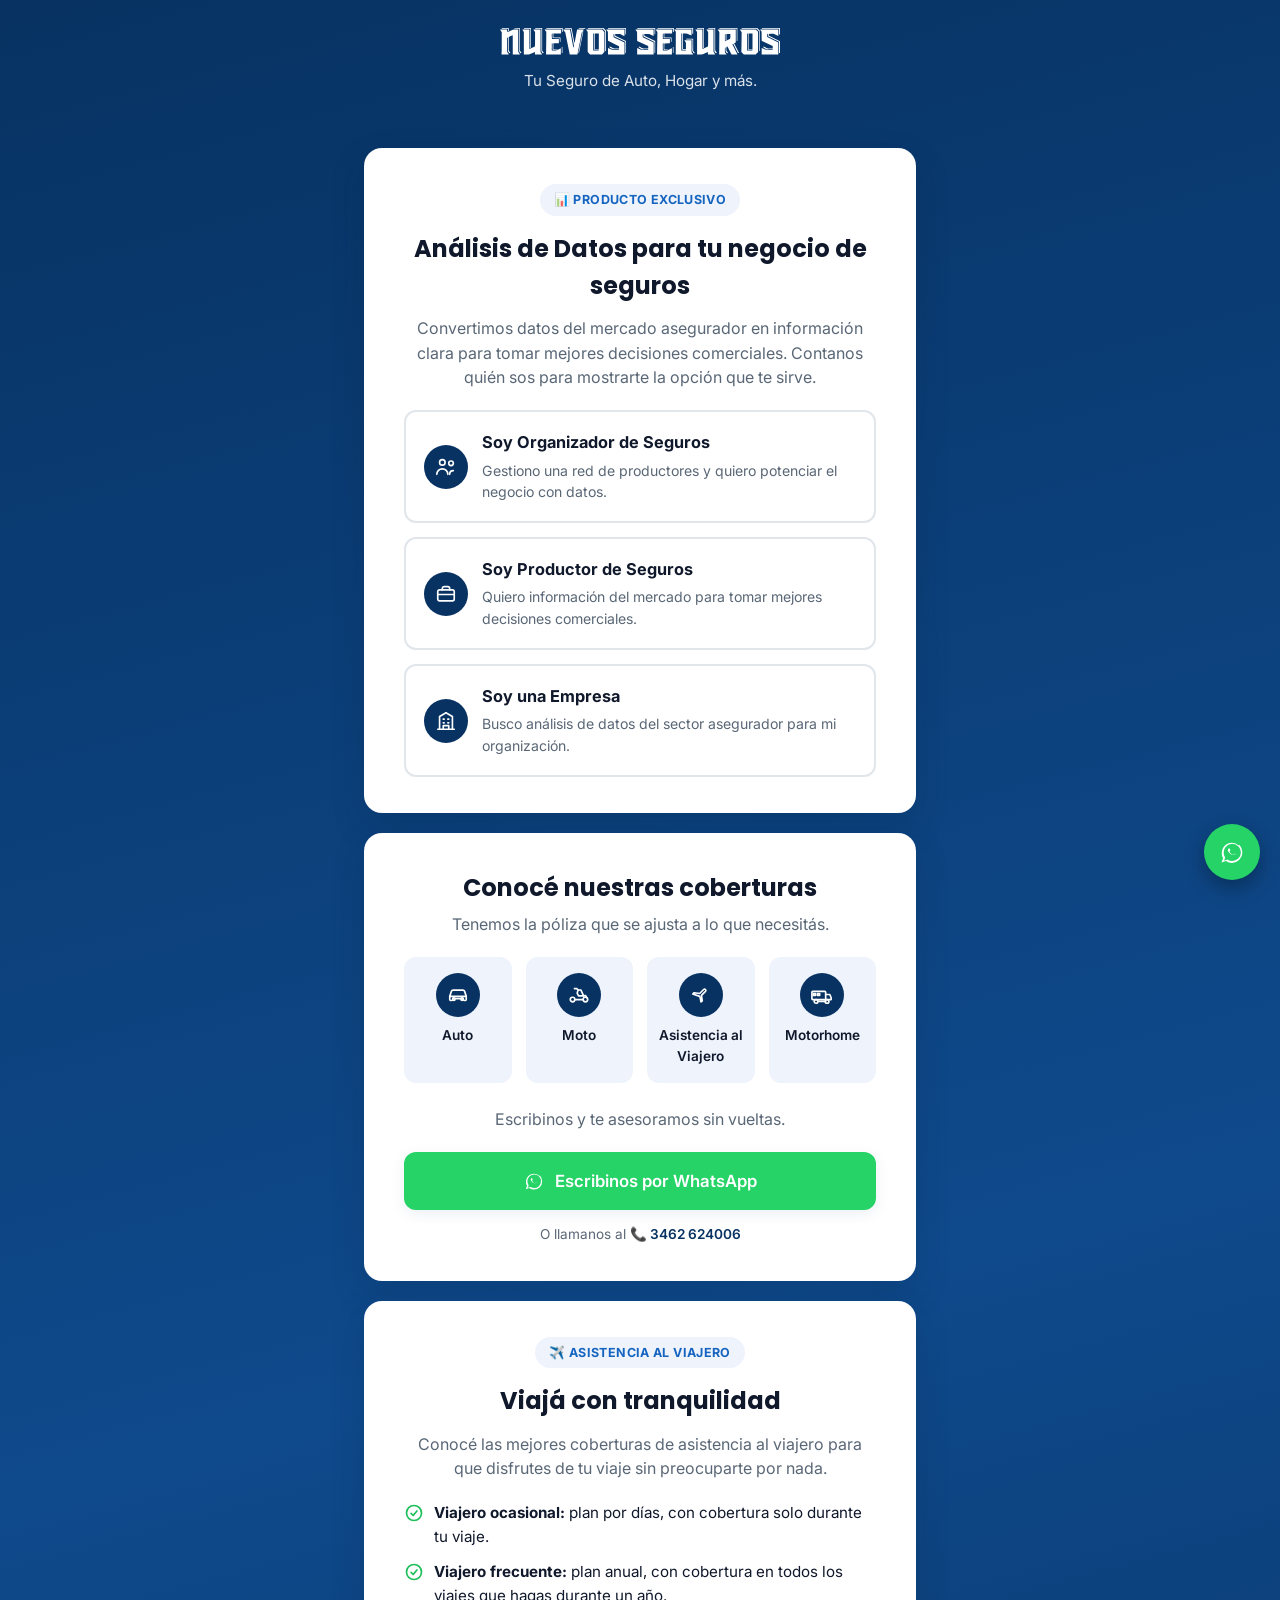
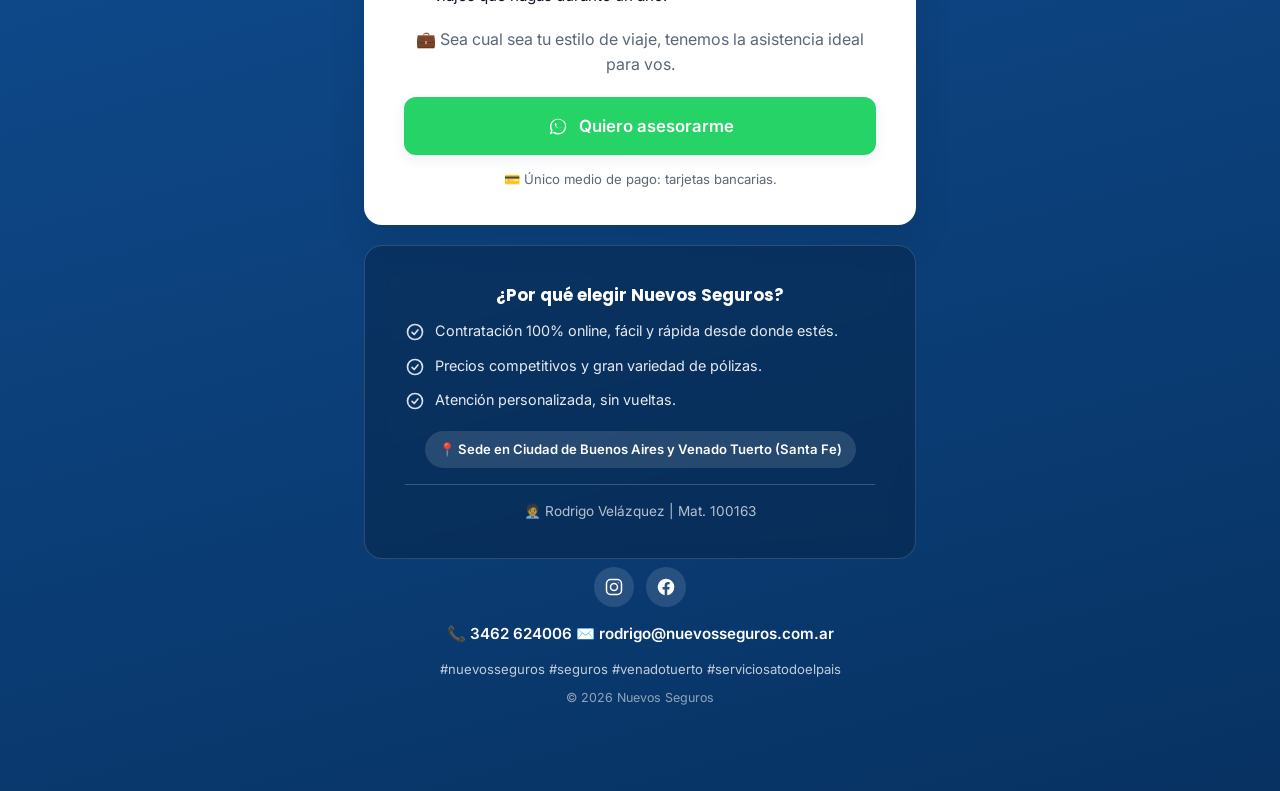
<file: index.html>
<!DOCTYPE html>
<html lang="es-AR">
<head>
  <meta charset="UTF-8" />
  <meta name="viewport" content="width=device-width, initial-scale=1.0" />
  <title>Nuevos Seguros | Seguros de Auto, Hogar y más</title>
  <meta name="description" content="Nuevos Seguros - Seguros de auto, hogar, viaje, electrónica y comercio. Escribinos por WhatsApp y te asesoramos sin vueltas." />
  <meta property="og:type" content="website" />
  <meta property="og:title" content="Nuevos Seguros | Seguros de Auto, Hogar y más" />
  <meta property="og:description" content="Seguros de auto, hogar, viaje, electrónica y comercio. Escribinos por WhatsApp y te asesoramos sin vueltas." />
  <meta property="og:url" content="https://nuevosseguros.com.ar" />
  <meta property="og:image" content="https://nuevosseguros.com.ar/assets/img/logoNuevosSeguros.svg" />
  <link rel="preconnect" href="https://fonts.googleapis.com" />
  <link rel="preconnect" href="https://fonts.gstatic.com" crossorigin />
  <link href="https://fonts.googleapis.com/css2?family=Poppins:wght@600;700&family=Inter:wght@400;500;600;700&display=swap" rel="stylesheet" />
  <link rel="stylesheet" href="style.css" />
</head>
<body>
  <div class="container">

    <header class="page-header">
      <div class="logo" role="img" aria-label="Nuevos Seguros"><svg id="Layer_2" data-name="Layer 2" xmlns="http://www.w3.org/2000/svg" viewBox="0 0 1151.37 109.44" aria-hidden="true"><g id="Layer_1-2" data-name="Layer 1"><g><path d="M934.65,76.42c-5.08-3.38-3.22,14.91-3.11,16.99l6.56,9.49c-1.06.49-4.9.78-5.66-.3l-4.64-6.57-.17-15.78-1.3-.22c-.46-.08-1.46,1.52-1.45,2.08l.1,17.58,6.49,8.99-30.17.03.41-48.9.36-43.86c-2.71-3.14-4.71-5.29-7.24-9.72l74.8-.11-.03,53.42-6.77,3.03,20.23,39.79c-.62.56-2.73,1.19-3.55.9s-1.54-1.55-2.13-2.69l-17.19-33.55c-.43-.85-1.78-2.08-2.56-1.99-.91.11-1.97,2.28-1.54,3.14l20.6,40.53-24.48.03-15.78-30.57c-.28-.54-1.27-1.41-1.77-1.75ZM931.41,25.13l-.27,20.86c-.01.89,1,2.45,1.54,3.2l-4.89,1.75-.15-24.52c0-.61-1.28-1.72-1.64-1.5s-1.14,1.21-1.14,2.03l.22,27.48,21.71-10.1-1.02-2.21c-.18-.39,1.5-1.62,1.53-2.12.26-4.04.22-10.35-.07-14.81l-15.81-.07Z"/><path d="M1002.66,108.87l-10.16-10.04.25-8.34.68-45.46.27-28.21c-2.71-3.52-4.65-5.93-7.43-10.56l65.37-.12,9.61,9.74v83.88s-9.34,9.08-9.34,9.08l-49.24.04ZM1036.71,89.91l-17.33-.26-.05-65.25c0-1.27-1.83-2.09-2.28-1.72-.33.27-1.2,1.31-1.2,1.75l.07,67.99,21.14.14c.59,0,1.4-1.38,1.48-1.76s-1.22-.9-1.83-.91ZM1038.37,87.21l.04-64.48-16.21.18v62.12c-.01,1.27,2.57,2.4,3.73,2.38l12.44-.2Z"/><path d="M1144.46,59.69l.22,49.11h-68.48s-.14-26.96-.14-26.96c6.82,1.91,11.66,7.01,18.56,8.1,8.08,1.27,17.81.23,26.22.51.67.02.86-2.44.43-2.96l-23.83-.43c-2.19-.04-13.47-5.89-14.19-6.68-.59-.65-.25-3.25.19-3.89,22.21,9.73,11.81,8.33,38.2,8.07l-.12-10.29-45.49-21.5-.2-37.08-6.52-9.42,56.96-.26c3.05-.01,6.18-.45,9.15-.21,3.19.27,5.64.26,9.21.13v27.38c-22.14-10.08-12.38-9.27-38.59-9.05-.68,2.69-.76,5.78.44,7.84l44.85,22.04.06,48.72c-1.24.23-2.79.21-3.9-.11l-.11-45.99-43.94-21.53c-.65-2.58-.7-5.03-.56-8.05l-1.17-2.9c-.27-.68-2.79.81-2.78,1.62l.11,11.47,45.45,22.31Z"/><path d="M631.88,108.75l-67.87.07v-26.82c6.74,2.06,11.36,6.93,18.01,7.95,7.81,1.2,17.51.24,25.19.53.82.03,2.19-.8,2.5-1.24.39-.54-1.49-1.88-2.21-1.88-7.45-.02-15.04.16-22.46-.26-2.26-.13-13.2-5.7-14.1-6.75-.6-.7-.15-3.44.35-3.94,21.99,10.15,12.27,8.28,38.2,8.15.21-3.39.22-6.57-.02-10.02l-13.69-6.55-31.69-14.88-.49-36.91-6.79-9.96,74.9-.18-.07,26.93-18.1-8.66-19.91-.09-.04,7.69,44.55,21.91v48.14c0,.55-.93,1.34-1.27,1.51s-1.5-.97-1.5-1.5l-.1-44.9-45.25-22.44-.61-8.14-.09-1.78c-.02-.45-1.3-.52-1.71-.35s-.88,1.19-.88,1.68l.11,11.59,44.94,22.05.1,49.03Z"/><path d="M878.03,6.12l.03,91.21c2.01,3.84,4.3,6.99,7.15,11.29l-29.94.14-.44-9.85c-26.9,10.7-11.92,10.18-44.41,9.88l-.08-91.95-7.2-10.66,29.38-.02.16,80.14,22.43-10.71c-.62-1.75.74-3.89.74-5.36l.17-53.81-7.41-10.15,29.42-.17Z"/><path d="M764.72,60.33l-6.64-9.5,29.55-.19.05,48.98c2.58,2.96,4.28,4.67,6.84,9.08l-71.75.11.13-65.48.17-27.46-7.19-9.68,71.62-.05.19,24.72-18.18-7.64c-4.92-2.07-11.3-.13-16.98-.4l.03,64c4.62.52,7.96.54,12.08.27l.09-26.75ZM763.13,89.98l-13.73-.36-.06-66.2c0-.89-3.54-.66-3.54.22l.02,68.85,18.44.07.33-2.14c.04-.25-.92-.43-1.46-.45Z"/><path d="M698.81,63.02l-22.83.24-.28,21.2c-.01,1.06,1.92,2.83,3.09,2.84l14.32.07c-1.11.85-3.56,2.43-4.97,2.43h-15.06s-.13-25.46-.13-25.46c0-.85-1.85-1.56-2.28-1.15s-1.27,1.77-1.26,2.55l.23,26.66c23.78,1.24,17.42-.71,37.36-9.19l-.11,25.61h-60.7s.76-73.03.76-73.03l.42-19.14-7.39-10.38,68.01-.12-.2,16.6-31.92.08.04,16.13,29.52.18.03,16.1c0,.43-.39,1.56-.52,1.87-.19.46-2.07-.46-2.09-1.07l-.4-14.09-29.37-.3-.12-17.71c0-.64-1.21-1.39-1.62-1.33-.55.08-1.82,1.22-1.82,1.79l-.06,17.85c0,1.42,1.7,3.03,2.94,3.03l26.24-.03.18,17.82Z"/><path d="M1065.11,95.22V14.04s-10.58-11.27-10.58-11.27h-59.14c-1.21-.01-2.44-1.45-2.23-2.66l64.81-.04,9.91,10.14v81.87c0,1.53-.74,2.86-2.77,3.14Z"/><path d="M886.78,102.97c-1.44-1.57-3.43-4.55-4.9-6.77l-.06-93.34-23.69-.1c-1.12,0-2.89-1.7-2.58-2.65l29.34.05.03,91.85c1.85,3.91,4.62,7.32,7.04,10.81-.47.35-4.41.97-5.17.15Z"/><path d="M973.52,54.39l-.14-51.59-69.65-.04c-1.05,0-2.28-1.46-2.28-2.64l74.73-.03.08,51.51c-.15,1.43-.89,2.38-2.74,2.8Z"/><path d="M1147.53,24.54l-.31-21.73-68.91-.09c-.83,0-1.92-.65-2.23-.79-.27-.12.26-1.84,1.02-1.84,21.99,0,50.04,0,73.86,0l.37,26.17-2.5.48c-.52.1-1.29-1.55-1.3-2.21Z"/><path d="M836.07,82.3l-.04-79.39-23.35-.18c-1.24,0-2.43-1.1-2.84-2.6l28.99-.03.04,77.77c0,.87.85,2.77.39,3.33s-2.2,1.08-3.19,1.09Z"/><path d="M794.18,100.84c-2.7-3.29-3.68-6.26-3.5-10.3l.61-14.04c.43-9.93.29-19.19.18-29.43l-24.89-.12c-.79,0-1.91-1.95-1.28-2.47l29.02-.06.02,49.04,7.05,8.95c-2.61,2.16-5.22.84-7.2-1.57Z"/><path d="M790.78,21.22l-.2-18.43-65.45-.05c-.6,0-1.84-1-1.98-1.51s1.19-1.15,1.88-1.15l69.22.02.09,24.64c-2.14.44-3.54-1.51-3.56-3.52Z"/><path d="M635.44,25.72l-.2-22.91-69.24-.05c-.39,0-1.86-.26-1.9-.55-.05-.43-.05-.7-.03-2.1h74.02s.06,25.74.06,25.74c0,.92-2.71.61-2.71-.13Z"/><path d="M711.02,14.53l-.23-11.72-61.79-.06c-1.15,0-2.52-1.56-2.24-2.65l68.02.08-.02,15.02c0,.44-1.47,1.5-1.85,1.32-.51-.25-1.89-1.41-1.9-1.99Z"/><path d="M710.93,102.4l-.25-21.02-.11-3.17c-.02-.69,2.59-.7,2.83-.05l.04,24.29c0,.64-2.49.72-2.5-.05Z"/></g><g><path d="M419.61,108.85l-49.33-.04-9.76-9.93V15.81s-6.83-9.64-6.83-9.64l66.04-.04,9.41,10.23v82.86s-9.53,9.62-9.53,9.62ZM405.01,89.93l-17.75-.17-.09-66.34c0-.95-3.77-.84-3.77.17v68.87s21.85.22,21.85.22l1.04-.74c.23-.16-.86-2.01-1.28-2.01ZM406.39,87.01l-.03-64.21h-16.33s0,64.09,0,64.09c5.83.53,10.78.54,16.35.12Z"/><path d="M36,92.64l6.95,10.11c-.49.4-4.44,1.11-5.21.09l-4.73-6.31-.05-57.3c-1.66-.54-3.75,1.29-3.75,3.1l-.02,55.78,7.27,10.67-30.24.06c-.31-6.63.64-12.1.66-18.29l.2-73.26L0,6.39l29.04-.15.38,9.23c2.99,2.34,16.37-7.05,23.43-8.63,6.97-1.56,14.26-.12,22.01-.55l.02,91.25c1.77,3.84,4.38,6.89,7.25,11.2l-29.72.14-.14-79.57c-6.39,2.36-10.89,4.64-16.18,7.71l-.09,55.62Z"/><path d="M512.02,108.76l-67.93.06v-26.83c6.69,2.13,11.42,6.78,18,7.91,7.98,1.38,17.21.2,25.41.63.55.03,1.96-.85,2.29-1.29.4-.54-1.43-1.85-2.31-1.86l-21.78-.23c-2.44-.03-13.68-5.59-14.69-6.81-.59-.71-.16-3.41.32-3.89,22.26,10.02,11.69,8.26,38.08,8.14.43-3.25.49-6.66.05-10.01-5.65-3.03-11.23-5.43-16.94-8.13l-28.42-13.5-.53-37.58c-2.64-3.04-4.63-5.58-6.59-9.16l70.77-.11c1.13,0,4.2-.71,4.19.84l-.14,25.87c-23.38-9.97-10.98-8.48-38.07-8.58l-.07,7.67,44.57,21.93v48.05c0,.7-.97,1.48-1.31,1.63s-1.48-.97-1.48-1.6l-.12-44.89-45.15-22.3-.19-8.51c-.02-.71-1.12-1.96-1.68-2.04s-1.56,1.31-1.55,2.03l.19,11.39,44.93,22.11.11,49.07Z"/><path d="M97.95,16.06l-6.5-9.84,29.24-.11.15,80.25,22.5-10.77c-.17-2.9.68-5.75.69-8.52l.12-50.96-7.43-9.74,24.6-.42,5.2-.09.02,92.4,6.95,10.46-29.85.09-.3-10-21.37,9.26c-6.87,2.97-15.25.13-23.97.7l-.04-92.7Z"/><path d="M339.98,14.76c-4.11,2.84-4.73,7.59-5.54,12.53l-16.3,81.4-31.29.06-18.43-90.46-9.42-12.1,28.82-.03,13.46,72.55c.12.62.22,1.33.25,1.61-.07-.57,4.38,2.4,1.31-14.02l-11.84-63.38-22.68-.25c-.37,0-1.55-.58-1.87-.71s.43-1.83.95-1.83l26.34-.07c1.65,3.67,1.89,6.84,2.56,10.48l9.51,51.24c1.62-3.06,1.98-5.98,2.6-9.33l8.56-46.19h28.28s-5.7,8.79-5.7,8.79l3.12-1.54-18.15,90.32c-3.8-2.56-1.28-5.93-.68-8.93l14.62-72.94,1.53-7.22Z"/><path d="M219.64,63.19l-.28,21.24c-.01.91,1.63,2.8,2.59,2.81l14.17.07c-.81.8-3.04,2.49-4.23,2.49l-15.53-.08-.08-25.27c0-.76-1.49-1.77-1.85-1.49-.48.38-1.72,1.55-1.7,2.22l.29,10.41c.16,5.97-.97,11.25.35,16.97,23.81.61,16.32-.33,36.76-9.38l.03,25.6h-60.61s.48-52.06.48-52.06l.3-41.26c-2.96-3-4.96-5.24-7.04-9.24l67.85-.19.12,16.62-31.75.13-.03,16.12,29.07.17.07,16.06c0,.56-.38,1.63-.5,1.95-.18.48-2.11-.49-2.13-1.04l-.37-14.18-29.17-.26-.2-17.79c0-.58-1.39-1.38-1.81-1.26-3.07.87-1.61,10.78-1.35,14.8l.51,7.77,28.36.1.19,17.84-22.5.11Z"/><path d="M432.24,96.29l.23-5,.06-77.05c-3.14-4.22-6.51-7.74-10.62-11.45h-59.02c-1.18-.01-2.42-1.52-2.18-2.66l64.85-.05,10.32,10.35-.03,82.34c0,1.1-2.24,2.84-3.61,3.53Z"/><path d="M176.05,103.34c-1.72.11-4.98-5.67-5.82-7.7l-.11-92.74-23.97-.22c-.77,0-1.94-.99-2.21-1.44s1.23-1.21,1.84-1.2l27.43.14v92.52s6.98,10.14,6.98,10.14c-.84.15-2.89.42-4.14.5Z"/><path d="M83.2,102.82l-4.36-6.14-.05-93.62-23.36-.57C57.61.57,60.01-.03,62.67,0l18.9.24.02,92.49,7.06,9.97c-.65.61-4.72,1.17-5.45.13Z"/><path d="M124.62,81.76l-.03-78.79-24.36-.29c-.73,0-2.04-1.5-2.25-2.55l29.37-.04.05,78.57.11,2.18c.03.55-1.14.76-2.89.91Z"/><path d="M515.51,24.77l-.36-21.97-69.66-.05c-.58,0-2.01-1.22-1.78-1.52s1.22-1.15,1.74-1.15l72.65.04.2,25.37c0,.55-1.17,1.62-1.44,1.39-.38-.33-1.35-1.58-1.36-2.1Z"/><path d="M254.71,14.62l-.33-11.79-62.32-.09c-.97,0-2.34-1.56-2.29-2.63h68.12s.15,14.03.15,14.03c0,.67-.84,1.99-1.32,2.35s-2-1.13-2.02-1.86Z"/><path d="M36.93,11.58l-3.74,1.87-.39-10.54-24.16-.18c-.93,0-2.35-1.68-2.28-2.58l29.12-.06c1.62,4.17-.64,6.5,1.45,11.49Z"/><path d="M347.79,2.92l-24.78-.33c.47-1.47,1.76-2.53,2.96-2.53l25.99.07c-.32,2.61-2.09,2.82-4.17,2.79Z"/><path d="M253.93,101.28l.11-23.2c1.39-.42,1.72-.52,1.96-.57s.68,1.16.68,1.44l.07,22.48c0,.64-1.06,2.3-1.55,2.02s-1.28-1.38-1.27-2.17Z"/></g></g></svg></div>
      <p class="header-tagline">Tu Seguro de Auto, Hogar y más.</p>
    </header>

    <!-- Análisis de Datos -->
    <section class="block">
      <span class="eyebrow">📊 Producto exclusivo</span>
      <h2>Análisis de Datos para tu negocio de seguros</h2>
      <p>
        Convertimos datos del mercado asegurador en información clara para
        tomar mejores decisiones comerciales. Contanos quién sos para
        mostrarte la opción que te sirve.
      </p>

      <div class="card-options">
        <a
          class="card-option"
          href="https://wa.me/5493462624006?text=Hola%2C%20soy%20organizador%20de%20seguros%20y%20quiero%20conocer%20el%20producto%20de%20an%C3%A1lisis%20de%20datos."
          target="_blank"
          rel="noopener noreferrer"
          style="color: inherit; text-decoration: none;"
        >
          <div class="card-option-icon">
            <svg viewBox="0 0 24 24" fill="none" stroke="currentColor" stroke-width="1.8" stroke-linecap="round" stroke-linejoin="round"><circle cx="8" cy="7" r="3"/><path d="M2 20c0-3.3 2.7-6 6-6s6 2.7 6 6"/><circle cx="17.5" cy="8" r="2.5"/><path d="M16 20c0-2.5 1.5-4 4-4"/></svg>
          </div>
          <div class="card-option-text">
            <div class="card-option-title">Soy Organizador de Seguros</div>
            <p class="card-option-desc">Gestiono una red de productores y quiero potenciar el negocio con datos.</p>
          </div>
        </a>

        <a
          class="card-option"
          href="https://wa.me/5493462624006?text=Hola%2C%20soy%20productor%20de%20seguros%20y%20quiero%20conocer%20el%20producto%20de%20an%C3%A1lisis%20de%20datos."
          target="_blank"
          rel="noopener noreferrer"
          style="color: inherit; text-decoration: none;"
        >
          <div class="card-option-icon">
            <svg viewBox="0 0 24 24" fill="none" stroke="currentColor" stroke-width="1.8" stroke-linecap="round" stroke-linejoin="round"><rect x="3" y="7.5" width="18" height="12" rx="2"/><path d="M8 7.5V6a2 2 0 0 1 2-2h4a2 2 0 0 1 2 2v1.5"/><path d="M3 12.5h18"/></svg>
          </div>
          <div class="card-option-text">
            <div class="card-option-title">Soy Productor de Seguros</div>
            <p class="card-option-desc">Quiero información del mercado para tomar mejores decisiones comerciales.</p>
          </div>
        </a>

        <a
          class="card-option"
          href="https://wa.me/5493462624006?text=Hola%2C%20represento%20a%20una%20empresa%20y%20quiero%20conocer%20el%20producto%20de%20an%C3%A1lisis%20de%20datos."
          target="_blank"
          rel="noopener noreferrer"
          style="color: inherit; text-decoration: none;"
        >
          <div class="card-option-icon">
            <svg viewBox="0 0 24 24" fill="none" stroke="currentColor" stroke-width="1.8" stroke-linecap="round" stroke-linejoin="round"><path d="M3 21h18"/><path d="M5 21V7l7-4 7 4v14"/><path d="M9 21v-4h6v4"/><path d="M9 10h1M14 10h1M9 14h1M14 14h1"/></svg>
          </div>
          <div class="card-option-text">
            <div class="card-option-title">Soy una Empresa</div>
            <p class="card-option-desc">Busco análisis de datos del sector asegurador para mi organización.</p>
          </div>
        </a>
      </div>
    </section>

    <!-- Coberturas -->
    <section class="block">
      <div class="section-title">
        <h2>Conocé nuestras coberturas</h2>
        <p>Tenemos la póliza que se ajusta a lo que necesitás.</p>
      </div>

      <div class="icon-grid">
        <div class="icon-card">
          <div class="icon-circle">
            <svg viewBox="0 0 24 24" fill="none" stroke="currentColor" stroke-width="1.8" stroke-linecap="round" stroke-linejoin="round"><path d="M3 13.5 4.8 8a2 2 0 0 1 1.9-1.4h10.6A2 2 0 0 1 19.2 8L21 13.5"/><path d="M3 13.5h18v3.5a1 1 0 0 1-1 1h-1.2a1 1 0 0 1-1-1V16H6.2v1a1 1 0 0 1-1 1H4a1 1 0 0 1-1-1Z"/><circle cx="7.5" cy="16.5" r="1.3"/><circle cx="16.5" cy="16.5" r="1.3"/></svg>
          </div>
          <span class="icon-card-label">Auto</span>
        </div>
        <div class="icon-card">
          <div class="icon-circle">
            <svg viewBox="0 0 24 24" fill="none" stroke="currentColor" stroke-width="1.8" stroke-linecap="round" stroke-linejoin="round"><circle cx="5" cy="17" r="2.5"/><circle cx="19" cy="17" r="2.5"/><path d="M7.5 17h9"/><path d="M11 6.5h3l3 6.5h-5.5L10 10l1-3.5Z"/><path d="M11 6.5 9.5 5H7"/><path d="M17 13l2-.5 1.5 2.5"/></svg>
          </div>
          <span class="icon-card-label">Moto</span>
        </div>
        <div class="icon-card">
          <div class="icon-circle">
            <svg viewBox="0 0 24 24" fill="none" stroke="currentColor" stroke-width="1.8" stroke-linecap="round" stroke-linejoin="round"><path d="M10.5 13.5 3 11l1.5-1.5 6 .9 4.4-4.4a1.4 1.4 0 0 1 2 2l-4.4 4.4.9 6L12 19.5l-1-5"/></svg>
          </div>
          <span class="icon-card-label">Asistencia al Viajero</span>
        </div>
        <div class="icon-card">
          <div class="icon-circle">
            <svg viewBox="0 0 24 24" fill="none" stroke="currentColor" stroke-width="1.8" stroke-linecap="round" stroke-linejoin="round"><rect x="1" y="8" width="15" height="9" rx="1"/><path d="M16 11.5h4.5L22 15v2H16"/><circle cx="5.5" cy="19" r="2"/><circle cx="17.5" cy="19" r="2"/><path d="M7.5 19h8.5"/><rect x="2.5" y="10.5" width="2.5" height="2" rx="0.3"/><rect x="7" y="10.5" width="2.5" height="2" rx="0.3"/></svg>
          </div>
          <span class="icon-card-label">Motorhome</span>
        </div>
      </div>

      <p style="margin-top: 24px;">Escribinos y te asesoramos sin vueltas.</p>
      <a
        class="btn btn-whatsapp"
        href="https://wa.me/5493462624006"
        target="_blank"
        rel="noopener noreferrer"
      >
        <svg class="btn-icon" viewBox="0 0 24 24" fill="currentColor" aria-hidden="true">
          <path d="M17.6 6.32A8.86 8.86 0 0 0 12.05 4a8.87 8.87 0 0 0-7.69 13.27L3 21l3.85-1.31a8.86 8.86 0 0 0 5.2 1.66h.01a8.86 8.86 0 0 0 8.84-8.87 8.8 8.8 0 0 0-2.3-6.16ZM12.06 19.7h-.01a7.36 7.36 0 0 1-3.75-1.03l-.27-.16-2.79.95.94-2.71-.18-.28a7.35 7.35 0 0 1-1.13-3.91 7.36 7.36 0 1 1 14.71.04 7.37 7.37 0 0 1-7.32 7.1Zm4.03-5.52c-.22-.11-1.3-.64-1.5-.72-.2-.07-.35-.11-.5.11-.15.22-.57.72-.7.87-.13.15-.26.16-.48.05-.22-.11-.94-.35-1.79-1.11-.66-.59-1.1-1.32-1.23-1.54-.13-.22-.01-.34.1-.45.1-.1.22-.26.33-.39.11-.13.15-.22.22-.37.07-.15.04-.28-.03-.39-.07-.11-.32-.78-.45-1.07-.12-.28-.24-.24-.34-.25h-.29c-.1 0-.27.04-.41.18-.15.15-.56.55-.56 1.34 0 .79.57 1.55.65 1.66.07.11 1.02 1.56 2.47 2.13 1.45.57 1.45.38 1.71.36.26-.02.84-.34.96-.67.12-.33.12-.61.08-.67-.04-.06-.14-.1-.34-.18Z"/>
        </svg>
        Escribinos por WhatsApp
      </a>
      <p style="margin: 14px 0 0; font-size: 0.85rem;">O llamanos al <a href="tel:+5493462624006" style="color: var(--color-navy); font-weight: 600; text-decoration: none;">📞 3462 624006</a></p>
    </section>

    <!-- Asistencia al viajero -->
    <section class="block">
      <span class="eyebrow">✈️ Asistencia al viajero</span>
      <h2>Viajá con tranquilidad</h2>
      <p>
        Conocé las mejores coberturas de asistencia al viajero para que disfrutes
        de tu viaje sin preocuparte por nada.
      </p>

      <ul class="bullet-list">
        <li class="bullet-item">
          <svg class="check-icon" viewBox="0 0 24 24" fill="none" stroke="currentColor" stroke-width="2" stroke-linecap="round" stroke-linejoin="round"><circle cx="12" cy="12" r="9"/><path d="M8.5 12.5 11 15l4.5-5.5"/></svg>
          <span><strong>Viajero ocasional:</strong> plan por días, con cobertura solo durante tu viaje.</span>
        </li>
        <li class="bullet-item">
          <svg class="check-icon" viewBox="0 0 24 24" fill="none" stroke="currentColor" stroke-width="2" stroke-linecap="round" stroke-linejoin="round"><circle cx="12" cy="12" r="9"/><path d="M8.5 12.5 11 15l4.5-5.5"/></svg>
          <span><strong>Viajero frecuente:</strong> plan anual, con cobertura en todos los viajes que hagas durante un año.</span>
        </li>
      </ul>

      <p>💼 Sea cual sea tu estilo de viaje, tenemos la asistencia ideal para vos.</p>

      <a
        class="btn btn-whatsapp"
        href="https://wa.me/5493462624006?text=Hola%2C%20quiero%20conocer%20las%20coberturas%20de%20asistencia%20al%20viajero"
        target="_blank"
        rel="noopener noreferrer"
      >
        <svg class="btn-icon" viewBox="0 0 24 24" fill="currentColor" aria-hidden="true">
          <path d="M17.6 6.32A8.86 8.86 0 0 0 12.05 4a8.87 8.87 0 0 0-7.69 13.27L3 21l3.85-1.31a8.86 8.86 0 0 0 5.2 1.66h.01a8.86 8.86 0 0 0 8.84-8.87 8.8 8.8 0 0 0-2.3-6.16ZM12.06 19.7h-.01a7.36 7.36 0 0 1-3.75-1.03l-.27-.16-2.79.95.94-2.71-.18-.28a7.35 7.35 0 0 1-1.13-3.91 7.36 7.36 0 1 1 14.71.04 7.37 7.37 0 0 1-7.32 7.1Zm4.03-5.52c-.22-.11-1.3-.64-1.5-.72-.2-.07-.35-.11-.5.11-.15.22-.57.72-.7.87-.13.15-.26.16-.48.05-.22-.11-.94-.35-1.79-1.11-.66-.59-1.1-1.32-1.23-1.54-.13-.22-.01-.34.1-.45.1-.1.22-.26.33-.39.11-.13.15-.22.22-.37.07-.15.04-.28-.03-.39-.07-.11-.32-.78-.45-1.07-.12-.28-.24-.24-.34-.25h-.29c-.1 0-.27.04-.41.18-.15.15-.56.55-.56 1.34 0 .79.57 1.55.65 1.66.07.11 1.02 1.56 2.47 2.13 1.45.57 1.45.38 1.71.36.26-.02.84-.34.96-.67.12-.33.12-.61.08-.67-.04-.06-.14-.1-.34-.18Z"/>
        </svg>
        Quiero asesorarme
      </a>
      <p style="margin: 14px 0 0; font-size: 0.82rem;">💳 Único medio de pago: tarjetas bancarias.</p>
    </section>

    <!-- Por qué elegirnos -->
    <section class="block block-muted">
      <h2>¿Por qué elegir Nuevos Seguros?</h2>

      <ul class="bullet-list">
        <li class="bullet-item">
          <svg class="check-icon" viewBox="0 0 24 24" fill="none" stroke="currentColor" stroke-width="2" stroke-linecap="round" stroke-linejoin="round"><circle cx="12" cy="12" r="9"/><path d="M8.5 12.5 11 15l4.5-5.5"/></svg>
          <span>Contratación 100% online, fácil y rápida desde donde estés.</span>
        </li>
        <li class="bullet-item">
          <svg class="check-icon" viewBox="0 0 24 24" fill="none" stroke="currentColor" stroke-width="2" stroke-linecap="round" stroke-linejoin="round"><circle cx="12" cy="12" r="9"/><path d="M8.5 12.5 11 15l4.5-5.5"/></svg>
          <span>Precios competitivos y gran variedad de pólizas.</span>
        </li>
        <li class="bullet-item">
          <svg class="check-icon" viewBox="0 0 24 24" fill="none" stroke="currentColor" stroke-width="2" stroke-linecap="round" stroke-linejoin="round"><circle cx="12" cy="12" r="9"/><path d="M8.5 12.5 11 15l4.5-5.5"/></svg>
          <span>Atención personalizada, sin vueltas.</span>
        </li>
      </ul>

      <div class="chip-row">
        <span class="chip">📍 Sede en Ciudad de Buenos Aires y Venado Tuerto (Santa Fe)</span>
      </div>

      <div class="trust-badge">
        🧑‍💼 Rodrigo Velázquez | Mat. 100163
      </div>
    </section>

    <footer class="footer">
      <div class="social-row">
        <a class="social-link" href="https://www.instagram.com/nuevosseguros.ar" target="_blank" rel="noopener noreferrer" aria-label="Instagram">
          <svg viewBox="0 0 24 24" fill="none" stroke="currentColor" stroke-width="1.8" stroke-linecap="round" stroke-linejoin="round"><rect x="3" y="3" width="18" height="18" rx="5"/><circle cx="12" cy="12" r="4.2"/><circle cx="17.2" cy="6.8" r="0.6" fill="currentColor" stroke="none"/></svg>
        </a>
        <a class="social-link" href="https://www.facebook.com/nuevosseguros" target="_blank" rel="noopener noreferrer" aria-label="Facebook">
          <svg viewBox="0 0 24 24" fill="currentColor" aria-hidden="true"><path d="M22 12a10 10 0 1 0-11.6 9.9v-7H7.9V12h2.5V9.8c0-2.5 1.5-3.9 3.8-3.9 1.1 0 2.2.2 2.2.2v2.5h-1.3c-1.2 0-1.6.8-1.6 1.6V12h2.8l-.4 2.9h-2.4v7A10 10 0 0 0 22 12Z"/></svg>
        </a>
      </div>
      <a class="footer-phone" href="tel:+5493462624006">📞 3462 624006</a>
      <a class="footer-phone" href="mailto:rodrigo@nuevosseguros.com.ar">✉️ rodrigo@nuevosseguros.com.ar</a>
      <p class="footer-hashtags">#nuevosseguros #seguros #venadotuerto #serviciosatodoelpais</p>
      <p class="footer-copy">© 2026 Nuevos Seguros</p>
    </footer>

  </div>

  <a
    class="floating-whatsapp"
    href="https://wa.me/5493462624006"
    target="_blank"
    rel="noopener noreferrer"
    aria-label="Escribinos por WhatsApp"
  >
    <svg viewBox="0 0 24 24" fill="currentColor" aria-hidden="true">
      <path d="M17.6 6.32A8.86 8.86 0 0 0 12.05 4a8.87 8.87 0 0 0-7.69 13.27L3 21l3.85-1.31a8.86 8.86 0 0 0 5.2 1.66h.01a8.86 8.86 0 0 0 8.84-8.87 8.8 8.8 0 0 0-2.3-6.16ZM12.06 19.7h-.01a7.36 7.36 0 0 1-3.75-1.03l-.27-.16-2.79.95.94-2.71-.18-.28a7.35 7.35 0 0 1-1.13-3.91 7.36 7.36 0 1 1 14.71.04 7.37 7.37 0 0 1-7.32 7.1Zm4.03-5.52c-.22-.11-1.3-.64-1.5-.72-.2-.07-.35-.11-.5.11-.15.22-.57.72-.7.87-.13.15-.26.16-.48.05-.22-.11-.94-.35-1.79-1.11-.66-.59-1.1-1.32-1.23-1.54-.13-.22-.01-.34.1-.45.1-.1.22-.26.33-.39.11-.13.15-.22.22-.37.07-.15.04-.28-.03-.39-.07-.11-.32-.78-.45-1.07-.12-.28-.24-.24-.34-.25h-.29c-.1 0-.27.04-.41.18-.15.15-.56.55-.56 1.34 0 .79.57 1.55.65 1.66.07.11 1.02 1.56 2.47 2.13 1.45.57 1.45.38 1.71.36.26-.02.84-.34.96-.67.12-.33.12-.61.08-.67-.04-.06-.14-.1-.34-.18Z"/>
    </svg>
  </a>

</body>
</html>
</file>
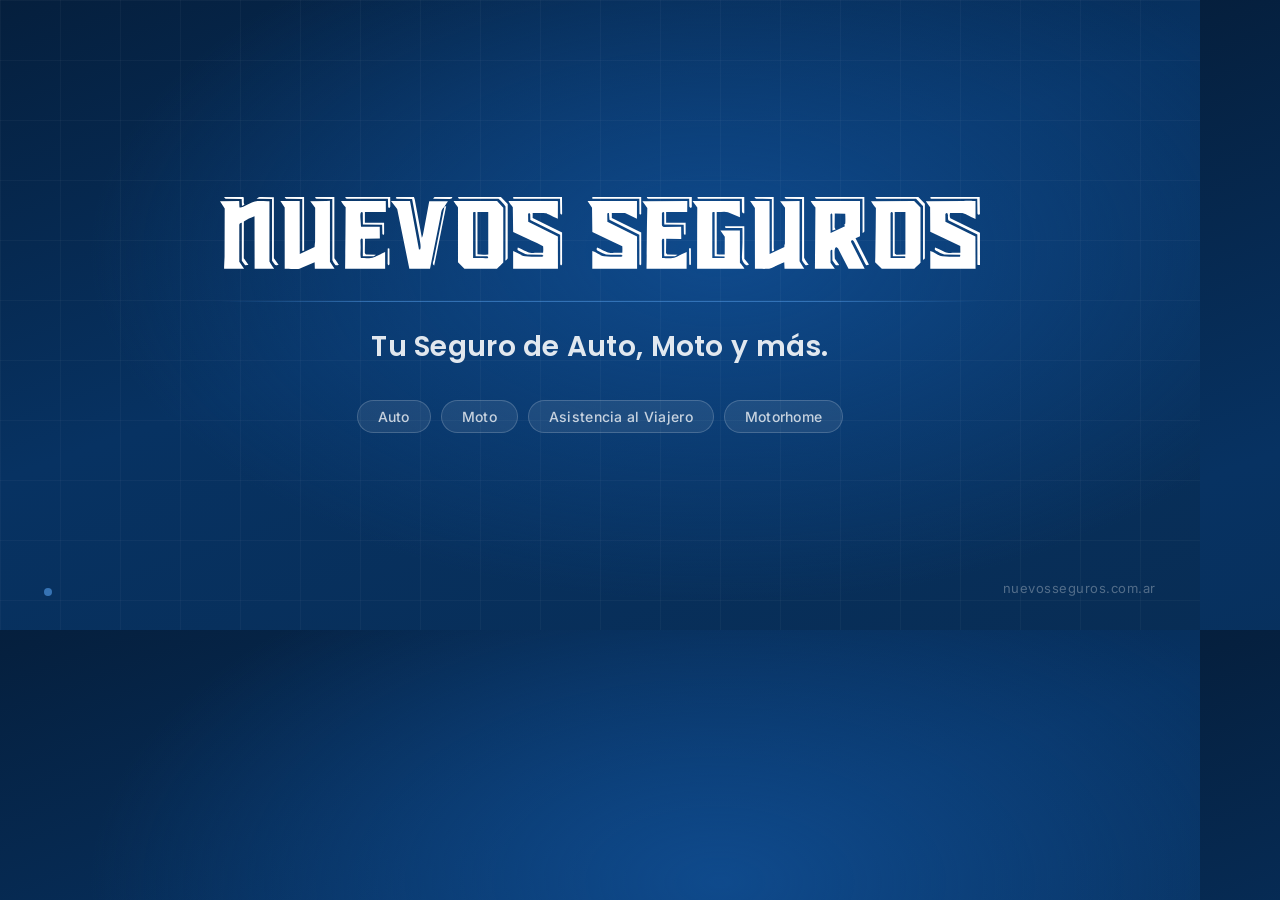
<file: og-image-source.html>
<!DOCTYPE html>
<html lang="es">
<head>
  <meta charset="UTF-8" />
  <link href="https://fonts.googleapis.com/css2?family=Poppins:wght@600&family=Inter:wght@400;500&display=swap" rel="stylesheet" />
  <style>
    *, *::before, *::after { box-sizing: border-box; margin: 0; padding: 0; }

    html, body {
      width: 1200px;
      height: 630px;
      overflow: hidden;
    }

    body {
      background: #073262;
      background-image:
        radial-gradient(ellipse 900px 500px at 60% 40%, #0f4a8c 0%, transparent 70%),
        linear-gradient(160deg, #051f3d 0%, #073262 45%, #082d55 100%);
      font-family: "Inter", "Helvetica Neue", Arial, sans-serif;
      color: #ffffff;
      display: flex;
      flex-direction: column;
      align-items: center;
      justify-content: center;
      gap: 0;
      position: relative;
    }

    /* Subtle grid texture */
    body::before {
      content: "";
      position: absolute;
      inset: 0;
      background-image:
        linear-gradient(rgba(255,255,255,0.03) 1px, transparent 1px),
        linear-gradient(90deg, rgba(255,255,255,0.03) 1px, transparent 1px);
      background-size: 60px 60px;
      pointer-events: none;
    }

    .logo-wrap {
      width: 760px;
      display: flex;
      align-items: center;
      justify-content: center;
    }

    .logo-wrap svg {
      width: 100%;
      height: auto;
      fill: #ffffff;
    }

    .rule {
      width: 760px;
      height: 1px;
      background: linear-gradient(90deg, transparent, rgba(74,144,217,0.6) 20%, rgba(74,144,217,0.6) 80%, transparent);
      margin-top: 32px;
    }

    .tagline {
      font-family: "Poppins", "Inter", sans-serif;
      font-weight: 600;
      font-size: 28px;
      letter-spacing: 0.01em;
      color: rgba(255, 255, 255, 0.88);
      margin-top: 24px;
      text-align: center;
    }

    .chips {
      display: flex;
      gap: 10px;
      margin-top: 32px;
    }

    .chip {
      background: rgba(255, 255, 255, 0.08);
      border: 1px solid rgba(255, 255, 255, 0.18);
      border-radius: 100px;
      padding: 7px 20px;
      font-family: "Inter", sans-serif;
      font-size: 14px;
      font-weight: 500;
      color: rgba(255, 255, 255, 0.75);
      letter-spacing: 0.02em;
      white-space: nowrap;
    }

    .domain {
      position: absolute;
      bottom: 34px;
      right: 44px;
      font-family: "Inter", sans-serif;
      font-size: 13px;
      font-weight: 400;
      color: rgba(255, 255, 255, 0.3);
      letter-spacing: 0.04em;
    }

    .accent-dot {
      position: absolute;
      bottom: 34px;
      left: 44px;
      width: 8px;
      height: 8px;
      border-radius: 50%;
      background: #4a90d9;
      opacity: 0.7;
    }
  </style>
</head>
<body>

  <div class="logo-wrap">
    <svg id="Layer_2" data-name="Layer 2" xmlns="http://www.w3.org/2000/svg" viewBox="0 0 1151.37 109.44">
      <g id="Layer_1-2" data-name="Layer 1">
        <g>
          <path d="M934.65,76.42c-5.08-3.38-3.22,14.91-3.11,16.99l6.56,9.49c-1.06.49-4.9.78-5.66-.3l-4.64-6.57-.17-15.78-1.3-.22c-.46-.08-1.46,1.52-1.45,2.08l.1,17.58,6.49,8.99-30.17.03.41-48.9.36-43.86c-2.71-3.14-4.71-5.29-7.24-9.72l74.8-.11-.03,53.42-6.77,3.03,20.23,39.79c-.62.56-2.73,1.19-3.55.9s-1.54-1.55-2.13-2.69l-17.19-33.55c-.43-.85-1.78-2.08-2.56-1.99-.91.11-1.97,2.28-1.54,3.14l20.6,40.53-24.48.03-15.78-30.57c-.28-.54-1.27-1.41-1.77-1.75ZM931.41,25.13l-.27,20.86c-.01.89,1,2.45,1.54,3.2l-4.89,1.75-.15-24.52c0-.61-1.28-1.72-1.64-1.5s-1.14,1.21-1.14,2.03l.22,27.48,21.71-10.1-1.02-2.21c-.18-.39,1.5-1.62,1.53-2.12.26-4.04.22-10.35-.07-14.81l-15.81-.07Z"/>
          <path d="M1002.66,108.87l-10.16-10.04.25-8.34.68-45.46.27-28.21c-2.71-3.52-4.65-5.93-7.43-10.56l65.37-.12,9.61,9.74v83.88s-9.34,9.08-9.34,9.08l-49.24.04ZM1036.71,89.91l-17.33-.26-.05-65.25c0-1.27-1.83-2.09-2.28-1.72-.33.27-1.2,1.31-1.2,1.75l.07,67.99,21.14.14c.59,0,1.4-1.38,1.48-1.76s-1.22-.9-1.83-.91ZM1038.37,87.21l.04-64.48-16.21.18v62.12c-.01,1.27,2.57,2.4,3.73,2.38l12.44-.2Z"/>
          <path d="M1144.46,59.69l.22,49.11h-68.48s-.14-26.96-.14-26.96c6.82,1.91,11.66,7.01,18.56,8.1,8.08,1.27,17.81.23,26.22.51.67.02.86-2.44.43-2.96l-23.83-.43c-2.19-.04-13.47-5.89-14.19-6.68-.59-.65-.25-3.25.19-3.89,22.21,9.73,11.81,8.33,38.2,8.07l-.12-10.29-45.49-21.5-.2-37.08-6.52-9.42,56.96-.26c3.05-.01,6.18-.45,9.15-.21,3.19.27,5.64.26,9.21.13v27.38c-22.14-10.08-12.38-9.27-38.59-9.05-.68,2.69-.76,5.78.44,7.84l44.85,22.04.06,48.72c-1.24.23-2.79.21-3.9-.11l-.11-45.99-43.94-21.53c-.65-2.58-.7-5.03-.56-8.05l-1.17-2.9c-.27-.68-2.79.81-2.78,1.62l.11,11.47,45.45,22.31Z"/>
          <path d="M631.88,108.75l-67.87.07v-26.82c6.74,2.06,11.36,6.93,18.01,7.95,7.81,1.2,17.51.24,25.19.53.82.03,2.19-.8,2.5-1.24.39-.54-1.49-1.88-2.21-1.88-7.45-.02-15.04.16-22.46-.26-2.26-.13-13.2-5.7-14.1-6.75-.6-.7-.15-3.44.35-3.94,21.99,10.15,12.27,8.28,38.2,8.15.21-3.39.22-6.57-.02-10.02l-13.69-6.55-31.69-14.88-.49-36.91-6.79-9.96,74.9-.18-.07,26.93-18.1-8.66-19.91-.09-.04,7.69,44.55,21.91v48.14c0,.55-.93,1.34-1.27,1.51s-1.5-.97-1.5-1.5l-.1-44.9-45.25-22.44-.61-8.14-.09-1.78c-.02-.45-1.3-.52-1.71-.35s-.88,1.19-.88,1.68l.11,11.59,44.94,22.05.1,49.03Z"/>
          <path d="M878.03,6.12l.03,91.21c2.01,3.84,4.3,6.99,7.15,11.29l-29.94.14-.44-9.85c-26.9,10.7-11.92,10.18-44.41,9.88l-.08-91.95-7.2-10.66,29.38-.02.16,80.14,22.43-10.71c-.62-1.75.74-3.89.74-5.36l.17-53.81-7.41-10.15,29.42-.17Z"/>
          <path d="M764.72,60.33l-6.64-9.5,29.55-.19.05,48.98c2.58,2.96,4.28,4.67,6.84,9.08l-71.75.11.13-65.48.17-27.46-7.19-9.68,71.62-.05.19,24.72-18.18-7.64c-4.92-2.07-11.3-.13-16.98-.4l.03,64c4.62.52,7.96.54,12.08.27l.09-26.75ZM763.13,89.98l-13.73-.36-.06-66.2c0-.89-3.54-.66-3.54.22l.02,68.85,18.44.07.33-2.14c.04-.25-.92-.43-1.46-.45Z"/>
          <path d="M698.81,63.02l-22.83.24-.28,21.2c-.01,1.06,1.92,2.83,3.09,2.84l14.32.07c-1.11.85-3.56,2.43-4.97,2.43h-15.06s-.13-25.46-.13-25.46c0-.85-1.85-1.56-2.28-1.15s-1.27,1.77-1.26,2.55l.23,26.66c23.78,1.24,17.42-.71,37.36-9.19l-.11,25.61h-60.7s.76-73.03.76-73.03l.42-19.14-7.39-10.38,68.01-.12-.2,16.6-31.92.08.04,16.13,29.52.18.03,16.1c0,.43-.39,1.56-.52,1.87-.19.46-2.07-.46-2.09-1.07l-.4-14.09-29.37-.3-.12-17.71c0-.64-1.21-1.39-1.62-1.33-.55.08-1.82,1.22-1.82,1.79l-.06,17.85c0,1.42,1.7,3.03,2.94,3.03l26.24-.03.18,17.82Z"/>
          <path d="M1065.11,95.22V14.04s-10.58-11.27-10.58-11.27h-59.14c-1.21-.01-2.44-1.45-2.23-2.66l64.81-.04,9.91,10.14v81.87c0,1.53-.74,2.86-2.77,3.14Z"/>
          <path d="M886.78,102.97c-1.44-1.57-3.43-4.55-4.9-6.77l-.06-93.34-23.69-.1c-1.12,0-2.89-1.7-2.58-2.65l29.34.05.03,91.85c1.85,3.91,4.62,7.32,7.04,10.81-.47.35-4.41.97-5.17.15Z"/>
          <path d="M973.52,54.39l-.14-51.59-69.65-.04c-1.05,0-2.28-1.46-2.28-2.64l74.73-.03.08,51.51c-.15,1.43-.89,2.38-2.74,2.8Z"/>
          <path d="M1147.53,24.54l-.31-21.73-68.91-.09c-.83,0-1.92-.65-2.23-.79-.27-.12.26-1.84,1.02-1.84,21.99,0,50.04,0,73.86,0l.37,26.17-2.5.48c-.52.1-1.29-1.55-1.3-2.21Z"/>
          <path d="M836.07,82.3l-.04-79.39-23.35-.18c-1.24,0-2.43-1.1-2.84-2.6l28.99-.03.04,77.77c0,.87.85,2.77.39,3.33s-2.2,1.08-3.19,1.09Z"/>
          <path d="M794.18,100.84c-2.7-3.29-3.68-6.26-3.5-10.3l.61-14.04c.43-9.93.29-19.19.18-29.43l-24.89-.12c-.79,0-1.91-1.95-1.28-2.47l29.02-.06.02,49.04,7.05,8.95c-2.61,2.16-5.22.84-7.2-1.57Z"/>
          <path d="M790.78,21.22l-.2-18.43-65.45-.05c-.6,0-1.84-1-1.98-1.51s1.19-1.15,1.88-1.15l69.22.02.09,24.64c-2.14.44-3.54-1.51-3.56-3.52Z"/>
          <path d="M635.44,25.72l-.2-22.91-69.24-.05c-.39,0-1.86-.26-1.9-.55-.05-.43-.05-.7-.03-2.1h74.02s.06,25.74.06,25.74c0,.92-2.71.61-2.71-.13Z"/>
          <path d="M711.02,14.53l-.23-11.72-61.79-.06c-1.15,0-2.52-1.56-2.24-2.65l68.02.08-.02,15.02c0,.44-1.47,1.5-1.85,1.32-.51-.25-1.89-1.41-1.9-1.99Z"/>
          <path d="M710.93,102.4l-.25-21.02-.11-3.17c-.02-.69,2.59-.7,2.83-.05l.04,24.29c0,.64-2.49.72-2.5-.05Z"/>
        </g>
        <g>
          <path d="M419.61,108.85l-49.33-.04-9.76-9.93V15.81s-6.83-9.64-6.83-9.64l66.04-.04,9.41,10.23v82.86s-9.53,9.62-9.53,9.62ZM405.01,89.93l-17.75-.17-.09-66.34c0-.95-3.77-.84-3.77.17v68.87s21.85.22,21.85.22l1.04-.74c.23-.16-.86-2.01-1.28-2.01ZM406.39,87.01l-.03-64.21h-16.33s0,64.09,0,64.09c5.83.53,10.78.54,16.35.12Z"/>
          <path d="M36,92.64l6.95,10.11c-.49.4-4.44,1.11-5.21.09l-4.73-6.31-.05-57.3c-1.66-.54-3.75,1.29-3.75,3.1l-.02,55.78,7.27,10.67-30.24.06c-.31-6.63.64-12.1.66-18.29l.2-73.26L0,6.39l29.04-.15.38,9.23c2.99,2.34,16.37-7.05,23.43-8.63,6.97-1.56,14.26-.12,22.01-.55l.02,91.25c1.77,3.84,4.38,6.89,7.25,11.2l-29.72.14-.14-79.57c-6.39,2.36-10.89,4.64-16.18,7.71l-.09,55.62Z"/>
          <path d="M512.02,108.76l-67.93.06v-26.83c6.69,2.13,11.42,6.78,18,7.91,7.98,1.38,17.21.2,25.41.63.55.03,1.96-.85,2.29-1.29.4-.54-1.43-1.85-2.31-1.86l-21.78-.23c-2.44-.03-13.68-5.59-14.69-6.81-.59-.71-.16-3.41.32-3.89,22.26,10.02,11.69,8.26,38.08,8.14.43-3.25.49-6.66.05-10.01-5.65-3.03-11.23-5.43-16.94-8.13l-28.42-13.5-.53-37.58c-2.64-3.04-4.63-5.58-6.59-9.16l70.77-.11c1.13,0,4.2-.71,4.19.84l-.14,25.87c-23.38-9.97-10.98-8.48-38.07-8.58l-.07,7.67,44.57,21.93v48.05c0,.7-.97,1.48-1.31,1.63s-1.48-.97-1.48-1.6l-.12-44.89-45.15-22.3-.19-8.51c-.02-.71-1.12-1.96-1.68-2.04s-1.56,1.31-1.55,2.03l.19,11.39,44.93,22.11.11,49.07Z"/>
          <path d="M97.95,16.06l-6.5-9.84,29.24-.11.15,80.25,22.5-10.77c-.17-2.9.68-5.75.69-8.52l.12-50.96-7.43-9.74,24.6-.42,5.2-.09.02,92.4,6.95,10.46-29.85.09-.3-10-21.37,9.26c-6.87,2.97-15.25.13-23.97.7l-.04-92.7Z"/>
          <path d="M339.98,14.76c-4.11,2.84-4.73,7.59-5.54,12.53l-16.3,81.4-31.29.06-18.43-90.46-9.42-12.1,28.82-.03,13.46,72.55c.12.62.22,1.33.25,1.61-.07-.57,4.38,2.4,1.31-14.02l-11.84-63.38-22.68-.25c-.37,0-1.55-.58-1.87-.71s.43-1.83.95-1.83l26.34-.07c1.65,3.67,1.89,6.84,2.56,10.48l9.51,51.24c1.62-3.06,1.98-5.98,2.6-9.33l8.56-46.19h28.28s-5.7,8.79-5.7,8.79l3.12-1.54-18.15,90.32c-3.8-2.56-1.28-5.93-.68-8.93l14.62-72.94,1.53-7.22Z"/>
          <path d="M219.64,63.19l-.28,21.24c-.01.91,1.63,2.8,2.59,2.81l14.17.07c-.81.8-3.04,2.49-4.23,2.49l-15.53-.08-.08-25.27c0-.76-1.49-1.77-1.85-1.49-.48.38-1.72,1.55-1.7,2.22l.29,10.41c.16,5.97-.97,11.25.35,16.97,23.81.61,16.32-.33,36.76-9.38l.03,25.6h-60.61s.48-52.06.48-52.06l.3-41.26c-2.96-3-4.96-5.24-7.04-9.24l67.85-.19.12,16.62-31.75.13-.03,16.12,29.07.17.07,16.06c0,.56-.38,1.63-.5,1.95-.18.48-2.11-.49-2.13-1.04l-.37-14.18-29.17-.26-.2-17.79c0-.58-1.39-1.38-1.81-1.26-3.07.87-1.61,10.78-1.35,14.8l.51,7.77,28.36.1.19,17.84-22.5.11Z"/>
          <path d="M432.24,96.29l.23-5,.06-77.05c-3.14-4.22-6.51-7.74-10.62-11.45h-59.02c-1.18-.01-2.42-1.52-2.18-2.66l64.85-.05,10.32,10.35-.03,82.34c0,1.1-2.24,2.84-3.61,3.53Z"/>
          <path d="M176.05,103.34c-1.72.11-4.98-5.67-5.82-7.7l-.11-92.74-23.97-.22c-.77,0-1.94-.99-2.21-1.44s1.23-1.21,1.84-1.2l27.43.14v92.52s6.98,10.14,6.98,10.14c-.84.15-2.89.42-4.14.5Z"/>
          <path d="M83.2,102.82l-4.36-6.14-.05-93.62-23.36-.57C57.61.57,60.01-.03,62.67,0l18.9.24.02,92.49,7.06,9.97c-.65.61-4.72,1.17-5.45.13Z"/>
          <path d="M124.62,81.76l-.03-78.79-24.36-.29c-.73,0-2.04-1.5-2.25-2.55l29.37-.04.05,78.57.11,2.18c.03.55-1.14.76-2.89.91Z"/>
          <path d="M515.51,24.77l-.36-21.97-69.66-.05c-.58,0-2.01-1.22-1.78-1.52s1.22-1.15,1.74-1.15l72.65.04.2,25.37c0,.55-1.17,1.62-1.44,1.39-.38-.33-1.35-1.58-1.36-2.1Z"/>
          <path d="M254.71,14.62l-.33-11.79-62.32-.09c-.97,0-2.34-1.56-2.29-2.63h68.12s.15,14.03.15,14.03c0,.67-.84,1.99-1.32,2.35s-2-1.13-2.02-1.86Z"/>
          <path d="M36.93,11.58l-3.74,1.87-.39-10.54-24.16-.18c-.93,0-2.35-1.68-2.28-2.58l29.12-.06c1.62,4.17-.64,6.5,1.45,11.49Z"/>
          <path d="M347.79,2.92l-24.78-.33c.47-1.47,1.76-2.53,2.96-2.53l25.99.07c-.32,2.61-2.09,2.82-4.17,2.79Z"/>
          <path d="M253.93,101.28l.11-23.2c1.39-.42,1.72-.52,1.96-.57s.68,1.16.68,1.44l.07,22.48c0,.64-1.06,2.3-1.55,2.02s-1.28-1.38-1.27-2.17Z"/>
        </g>
      </g>
    </svg>
  </div>

  <div class="rule"></div>

  <p class="tagline">Tu Seguro de Auto, Moto y más.</p>

  <div class="chips">
    <span class="chip">Auto</span>
    <span class="chip">Moto</span>
    <span class="chip">Asistencia al Viajero</span>
    <span class="chip">Motorhome</span>
  </div>

  <span class="domain">nuevosseguros.com.ar</span>
  <div class="accent-dot"></div>

</body>
</html>
</file>
<file: style.css>
/* ===========================
   Nuevos Seguros - Estilos base
   Mobile-first
=========================== */

:root {
  --color-navy: #073262;
  --color-navy-dark: #051f3d;
  --color-navy-light: #0f4a8c;
  --color-blue-accent: #1565c0;
  --color-ink: #10182b;
  --color-text-light: #5a6776;
  --color-white: #ffffff;
  --color-bg-soft: #eef3fc;
  --color-border: #e1e6eb;
  --color-accent: #25d366; /* verde whatsapp */
  --color-accent-dark: #1ebe5b;
  --radius: 18px;
  --radius-sm: 12px;
  --shadow: 0 14px 34px rgba(5, 31, 61, 0.18);
  --shadow-sm: 0 4px 14px rgba(11, 61, 145, 0.08);
  --max-width: 600px;
}

* {
  box-sizing: border-box;
}

html, body {
  margin: 0;
  padding: 0;
}

body {
  font-family: "Inter", "Segoe UI", Roboto, "Helvetica Neue", Arial, sans-serif;
  background-color: var(--color-navy);
  background-image: linear-gradient(165deg, var(--color-navy) 0%, var(--color-navy-light) 55%, var(--color-navy) 100%);
  color: var(--color-ink);
  line-height: 1.55;
  min-height: 100vh;
  display: flex;
  flex-direction: column;
  align-items: center;
}

h1, h2, h3 {
  font-family: "Poppins", "Inter", "Segoe UI", sans-serif;
}

.container {
  width: 100%;
  max-width: var(--max-width);
  padding: 0 16px 48px;
  margin: 0 auto;
  display: flex;
  flex-direction: column;
  align-items: center;
}

/* ===========================
   Header (sobre fondo azul)
=========================== */

.page-header {
  width: 100%;
  display: flex;
  flex-direction: column;
  align-items: center;
  padding: 28px 0 36px;
  text-align: center;
}

.logo {
  width: 230px;
}

.logo svg {
  display: block;
  width: 100%;
  height: auto;
}

.logo svg path {
  fill: var(--color-white);
}

.header-tagline {
  margin-top: 14px;
  color: rgba(255, 255, 255, 0.85);
  font-size: 0.95rem;
  text-align: center;
  max-width: 320px;
}

/* ===========================
   Bloques blancos
=========================== */

.block {
  width: 100%;
  background-color: var(--color-white);
  border-radius: var(--radius);
  padding: 28px 22px;
  margin-bottom: 20px;
  box-shadow: var(--shadow);
  text-align: center;
}

.block:last-of-type {
  margin-bottom: 0;
}

.block-muted {
  background-color: rgba(5, 31, 61, 0.4);
  -webkit-backdrop-filter: blur(10px);
  backdrop-filter: blur(10px);
  box-shadow: none;
  border: 1px solid rgba(255, 255, 255, 0.15);
}

.block-muted h2 {
  font-size: 1.05rem;
  color: var(--color-white);
}

.block-muted p {
  font-size: 0.9rem;
  color: rgba(255, 255, 255, 0.7);
}

.block-muted .bullet-item {
  font-size: 0.9rem;
  color: rgba(255, 255, 255, 0.9);
}

.block-muted .bullet-item .check-icon {
  color: rgba(255, 255, 255, 0.85);
}

.block-muted .chip {
  background-color: rgba(255, 255, 255, 0.12);
  color: var(--color-white);
}

.block-muted .trust-badge {
  color: rgba(255, 255, 255, 0.7);
  border-top-color: rgba(255, 255, 255, 0.2);
}

.eyebrow {
  display: inline-flex;
  align-items: center;
  gap: 6px;
  background-color: var(--color-bg-soft);
  color: var(--color-blue-accent);
  font-size: 0.78rem;
  font-weight: 700;
  letter-spacing: 0.03em;
  text-transform: uppercase;
  padding: 6px 14px;
  border-radius: 999px;
  margin-bottom: 14px;
}

/* Tipografía */
h1 {
  font-size: 1.55rem;
  font-weight: 700;
  text-align: center;
  margin: 0 0 12px;
  color: var(--color-ink);
}

h2 {
  font-size: 1.25rem;
  font-weight: 700;
  text-align: center;
  margin: 0 0 12px;
  color: var(--color-ink);
}

h3 {
  font-size: 1.02rem;
  font-weight: 700;
  margin: 0 0 8px;
  color: var(--color-navy);
}

p {
  text-align: center;
  color: var(--color-text-light);
  margin: 0 0 20px;
  font-size: 1rem;
}

.text-accent {
  color: var(--color-blue-accent);
}

.section-title {
  text-align: center;
  margin-bottom: 20px;
}

.section-title h2 {
  margin-bottom: 6px;
}

.section-title p {
  margin-bottom: 0;
}

hr.divider {
  width: 100%;
  border: none;
  border-top: 1px solid var(--color-border);
  margin: 22px 0;
}

/* ===========================
   Botones
=========================== */

.btn {
  display: inline-flex;
  align-items: center;
  justify-content: center;
  gap: 10px;
  width: 100%;
  padding: 16px 20px;
  font-size: 1.05rem;
  font-weight: 600;
  border-radius: var(--radius-sm);
  border: none;
  cursor: pointer;
  text-decoration: none;
  transition: transform 0.15s ease, box-shadow 0.15s ease, background-color 0.15s ease;
  box-shadow: var(--shadow-sm);
}

.btn:active {
  transform: scale(0.98);
}

.btn-whatsapp {
  background-color: var(--color-accent);
  color: var(--color-white);
}

.btn-whatsapp:hover {
  background-color: var(--color-accent-dark);
}

.btn-primary {
  background-color: var(--color-navy);
  color: var(--color-white);
}

.btn-primary:hover {
  background-color: var(--color-navy-dark);
}

.btn-secondary {
  background-color: var(--color-white);
  color: var(--color-navy);
  border: 2px solid var(--color-navy);
}

.btn-secondary:hover {
  background-color: var(--color-bg-soft);
}

.btn-icon {
  width: 22px;
  height: 22px;
  flex-shrink: 0;
}

.btn-row {
  display: flex;
  flex-direction: column;
  gap: 12px;
  width: 100%;
}

/* Botón flotante de WhatsApp */
.floating-whatsapp {
  position: fixed;
  bottom: 20px;
  right: 20px;
  width: 56px;
  height: 56px;
  border-radius: 50%;
  background-color: var(--color-accent);
  display: flex;
  align-items: center;
  justify-content: center;
  box-shadow: 0 8px 20px rgba(0, 0, 0, 0.3);
  z-index: 50;
  transition: transform 0.15s ease;
}

.floating-whatsapp:hover {
  transform: scale(1.06);
}

.floating-whatsapp svg {
  width: 28px;
  height: 28px;
  color: var(--color-white);
}

/* ===========================
   Grilla de iconos (coberturas)
=========================== */

.icon-grid {
  display: grid;
  grid-template-columns: repeat(2, 1fr);
  gap: 14px;
  width: 100%;
}

.icon-card {
  display: flex;
  flex-direction: column;
  align-items: center;
  text-align: center;
  gap: 8px;
  padding: 16px 10px;
  background-color: var(--color-bg-soft);
  border-radius: var(--radius-sm);
}

.icon-circle {
  width: 44px;
  height: 44px;
  border-radius: 50%;
  background-color: var(--color-navy);
  display: flex;
  align-items: center;
  justify-content: center;
}

.icon-circle svg {
  width: 22px;
  height: 22px;
  color: var(--color-white);
}

.icon-card-label {
  font-size: 0.85rem;
  font-weight: 600;
  color: var(--color-ink);
}

/* ===========================
   Listas con check
=========================== */

.bullet-list {
  list-style: none;
  margin: 0 0 20px;
  padding: 0;
  width: 100%;
  display: flex;
  flex-direction: column;
  gap: 12px;
}

.bullet-item {
  display: flex;
  align-items: flex-start;
  gap: 10px;
  text-align: left;
  font-size: 0.95rem;
  color: var(--color-ink);
}

.bullet-item .check-icon {
  width: 20px;
  height: 20px;
  flex-shrink: 0;
  color: var(--color-accent-dark);
  margin-top: 2px;
}

/* ===========================
   Chips informativos
=========================== */

.chip-row {
  display: flex;
  flex-wrap: wrap;
  gap: 10px;
  justify-content: center;
  width: 100%;
  margin-bottom: 16px;
}

.chip {
  display: inline-flex;
  align-items: center;
  gap: 6px;
  background-color: var(--color-bg-soft);
  color: var(--color-navy);
  font-size: 0.82rem;
  font-weight: 600;
  padding: 8px 14px;
  border-radius: 999px;
}

.trust-badge {
  width: 100%;
  text-align: center;
  font-size: 0.85rem;
  color: var(--color-text-light);
  border-top: 1px solid var(--color-border);
  padding-top: 16px;
  margin-top: 6px;
}

.trust-badge strong {
  color: var(--color-ink);
}

/* ===========================
   Tarjetas de selección
=========================== */

.card-options {
  display: flex;
  flex-direction: column;
  gap: 14px;
  width: 100%;
  margin-top: 4px;
}

.card-option {
  display: flex;
  align-items: center;
  gap: 14px;
  width: 100%;
  background-color: var(--color-white);
  border: 2px solid var(--color-border);
  border-radius: var(--radius-sm);
  padding: 18px;
  cursor: pointer;
  text-align: left;
  transition: border-color 0.15s ease, transform 0.15s ease, background-color 0.15s ease;
  font-family: inherit;
}

.card-option:hover,
.card-option:focus {
  border-color: var(--color-navy);
  transform: translateY(-2px);
}

.card-option.selected {
  border-color: var(--color-navy);
  background-color: var(--color-bg-soft);
}

.card-option-icon {
  width: 44px;
  height: 44px;
  border-radius: 50%;
  background-color: var(--color-navy);
  display: flex;
  align-items: center;
  justify-content: center;
  flex-shrink: 0;
}

.card-option-icon svg {
  width: 22px;
  height: 22px;
  color: var(--color-white);
}

.card-option-text {
  flex: 1;
}

.card-option-title {
  font-weight: 700;
  font-size: 1.02rem;
  color: var(--color-ink);
  margin-bottom: 4px;
}

.card-option-desc {
  font-size: 0.88rem;
  color: var(--color-text-light);
  text-align: left;
  margin: 0;
}

/* Secciones dinámicas */
.panel {
  width: 100%;
}

.hidden {
  display: none !important;
}

/* ===========================
   Formulario
=========================== */

.form-group {
  width: 100%;
  margin-bottom: 16px;
  text-align: left;
}

.form-group label {
  display: block;
  font-size: 0.9rem;
  font-weight: 600;
  margin-bottom: 6px;
  color: var(--color-ink);
}

.required-mark {
  color: #e0392b;
}

.form-required-note {
  width: 100%;
  text-align: left;
  font-size: 0.8rem;
  color: var(--color-text-light);
  margin: -8px 0 16px;
}

.form-group input,
.form-group select,
.form-group textarea {
  width: 100%;
  padding: 14px;
  font-size: 1rem;
  border: 1.5px solid var(--color-border);
  border-radius: 10px;
  background-color: var(--color-white);
  font-family: inherit;
  color: var(--color-ink);
}

.form-group input:focus,
.form-group select:focus,
.form-group textarea:focus {
  outline: none;
  border-color: var(--color-navy);
}

.form-group textarea {
  resize: vertical;
  min-height: 90px;
}

form {
  width: 100%;
  display: flex;
  flex-direction: column;
  align-items: center;
}

/* Mensaje de éxito */
.success-message {
  width: 100%;
  background-color: #e7f7ee;
  border: 1.5px solid var(--color-accent);
  border-radius: var(--radius-sm);
  padding: 24px 20px;
  text-align: center;
}

.success-message p {
  color: var(--color-ink);
  margin-bottom: 0;
}

.error-message {
  width: 100%;
  background-color: #fdecea;
  border: 1.5px solid #e0392b;
  border-radius: var(--radius-sm);
  padding: 16px;
  text-align: center;
  margin-bottom: 16px;
  color: #b71c1c;
  font-size: 0.92rem;
}

/* Botón volver */
.btn-back {
  background: none;
  border: none;
  color: var(--color-blue-accent);
  font-size: 0.95rem;
  font-weight: 600;
  cursor: pointer;
  margin-bottom: 16px;
  align-self: flex-start;
  padding: 4px 0;
}

.btn-back::before {
  content: "← ";
}

/* ===========================
   Footer
=========================== */

.footer {
  margin-top: 8px;
  text-align: center;
  width: 100%;
}

.social-row {
  display: flex;
  justify-content: center;
  gap: 12px;
  margin-bottom: 14px;
}

.social-link {
  display: flex;
  align-items: center;
  justify-content: center;
  width: 40px;
  height: 40px;
  border-radius: 50%;
  background-color: rgba(255, 255, 255, 0.12);
  color: var(--color-white);
  transition: background-color 0.15s ease, transform 0.15s ease;
}

.social-link:hover {
  background-color: rgba(255, 255, 255, 0.22);
  transform: translateY(-2px);
}

.social-link svg {
  width: 20px;
  height: 20px;
}

.footer-phone {
  display: inline-block;
  color: var(--color-white);
  font-weight: 600;
  font-size: 0.95rem;
  text-decoration: none;
  margin-bottom: 14px;
}

.footer-phone:hover {
  text-decoration: underline;
}

.footer-hashtags {
  color: rgba(255, 255, 255, 0.75);
  font-size: 0.82rem;
  margin-bottom: 8px;
}

.footer-copy {
  color: rgba(255, 255, 255, 0.55);
  font-size: 0.78rem;
}

/* Tablet / desktop: un poco más de aire, sin perder el enfoque mobile */
@media (min-width: 600px) {
  .container {
    padding: 0 24px 64px;
  }

  .block {
    padding: 36px 40px;
  }

  h1 {
    font-size: 2.1rem;
  }

  h2 {
    font-size: 1.5rem;
  }

  .logo {
    width: 280px;
  }

  .icon-grid {
    grid-template-columns: repeat(4, 1fr);
  }

  .btn-row {
    flex-direction: row;
  }
}
</file>
